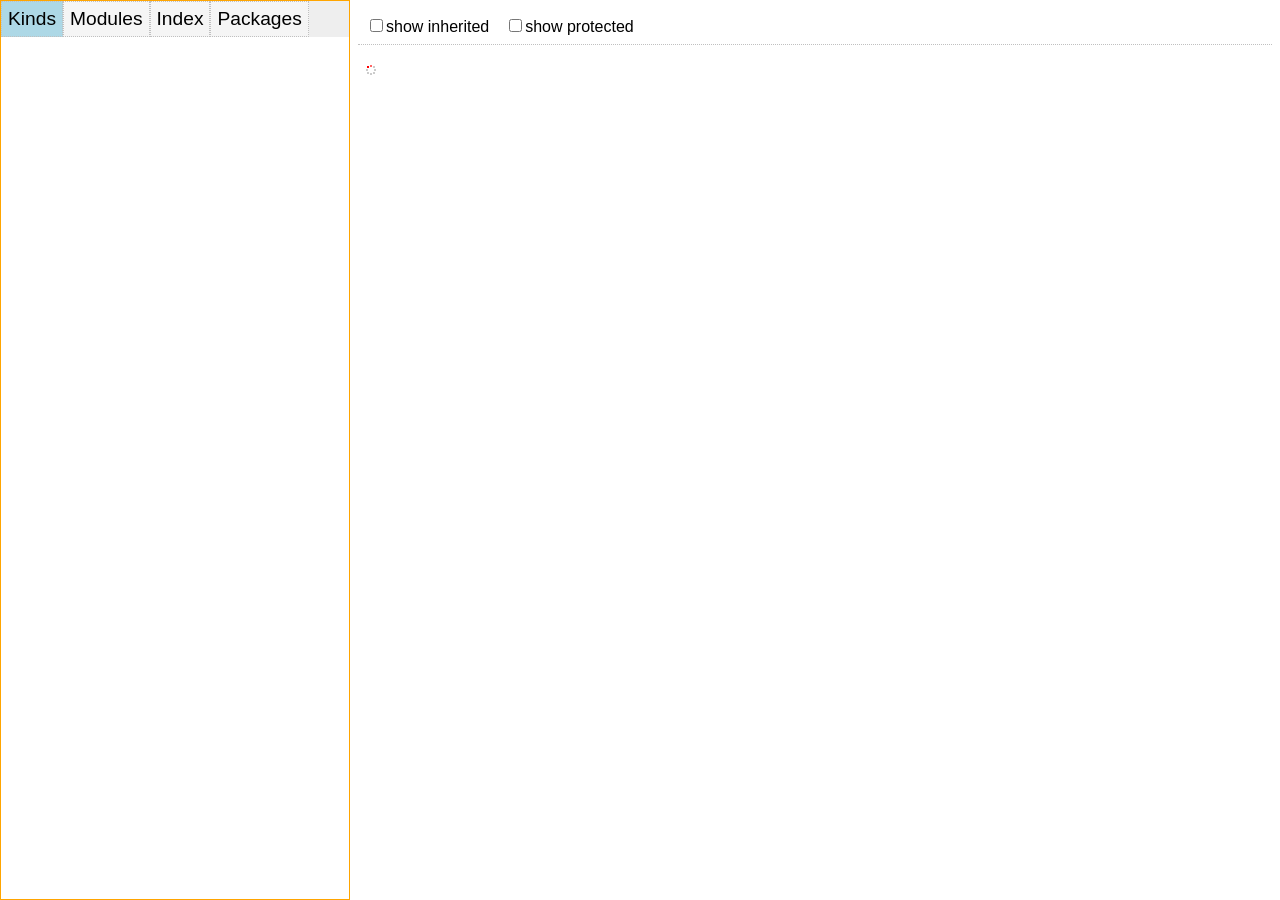
<file: api/index.html>
<!DOCTYPE html>
<html>
	<head>
		<meta http-equiv="X-UA-Compatible" content="IE=edge,chrome=1">
		<title>Enyo API Viewer</title>
		<link rel="shortcut icon" href="assets/favicon.ico">
		<!-- -->
		<meta http-equiv="Content-Type" content="text/html; charset=utf8">
		<meta name="apple-mobile-web-app-capable" content="yes">
		<meta name="viewport" content="width=device-width, initial-scale=1.0, maximum-scale=1.0, user-scalable=no">
		<!-- css -->
		<link href="build/enyo.css" rel="stylesheet">
		<link href="build/app.css" rel="stylesheet">
		<!-- js -->
		<script src="build/enyo.js"></script>
		<script src="build/app.js" onerror="alert('No application build found, redirecting to debug.html.'), location='debug.html';"></script>
	</head>
	<body class="enyo-unselectable">
		<script>
			new App().renderInto(document.body);
		</script>
	</body>
</html>
</file>
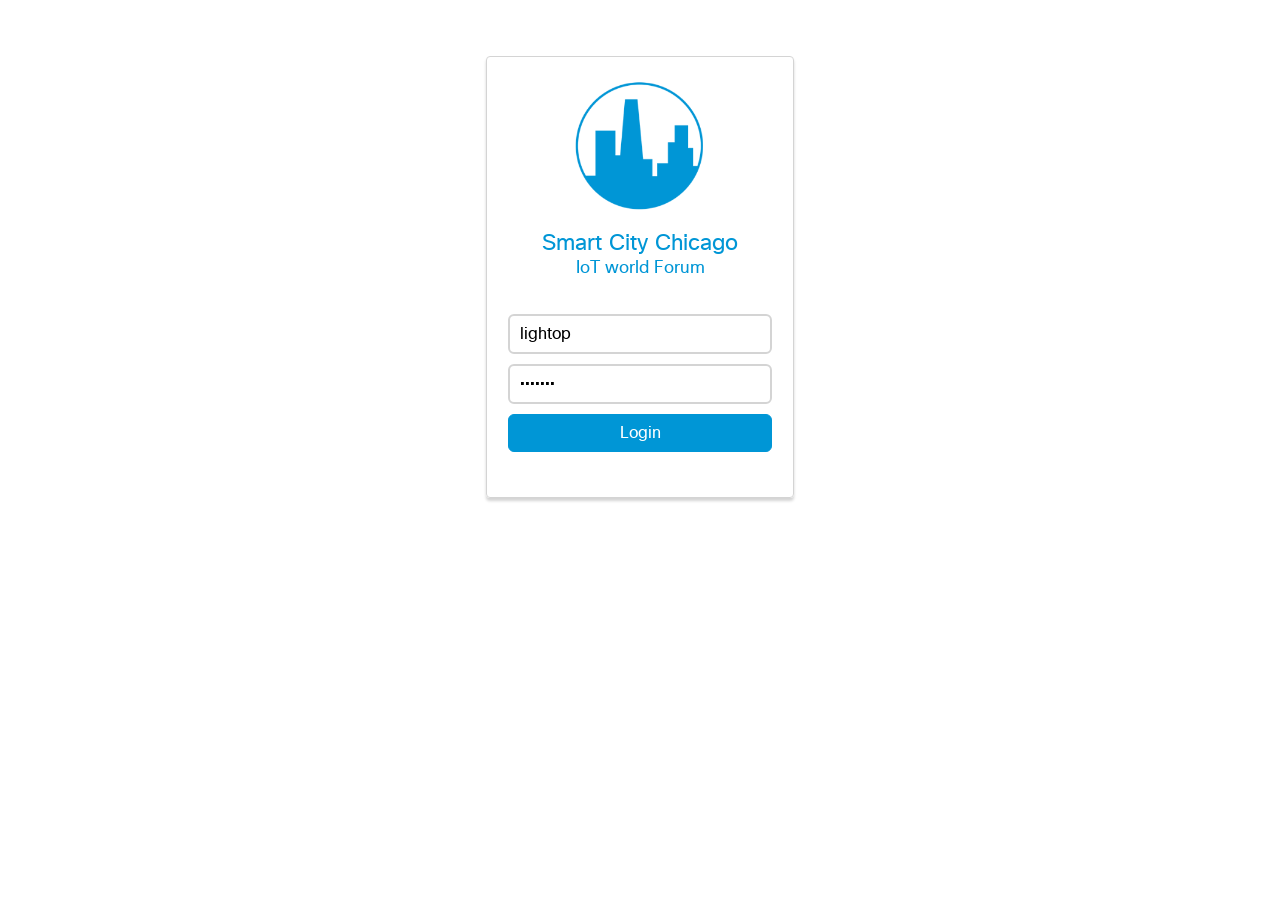
<file: debug.html>
<!DOCTYPE html>
<html>

<head>
    <meta http-equiv="X-UA-Compatible" content="IE=edge,chrome=1">
    <title>City Dashboard</title>
    <link rel="shortcut icon" type="image/png" href="assets/favicon.png" />
    <!-- -->
    <meta http-equiv="Content-Type" content="text/html; charset=utf8" />
    <meta name="apple-mobile-web-app-capable" content="yes" />
    <meta name="viewport" content="width=device-width, initial-scale=1.0, maximum-scale=1.0, user-scalable=no" />
    <!-- Less.js (for client-side rendering of less stylesheets; comment to use pre-compiled CSS) -->
    <script src="enyo/tools/less.js"></script>
    <!-- enyo (debug) -->
    <script src="enyo/enyo.js" charset="utf-8"></script>

    <!-- JS -->
    <script src="AppConfig.js" type="text/javascript" charset="utf-8"></script>

    <!-- application (debug) -->
    <script src="source/package.js" charset="utf-8"></script>
</head>

<body class="enyo-unselectable">
</body>

</html>
</file>
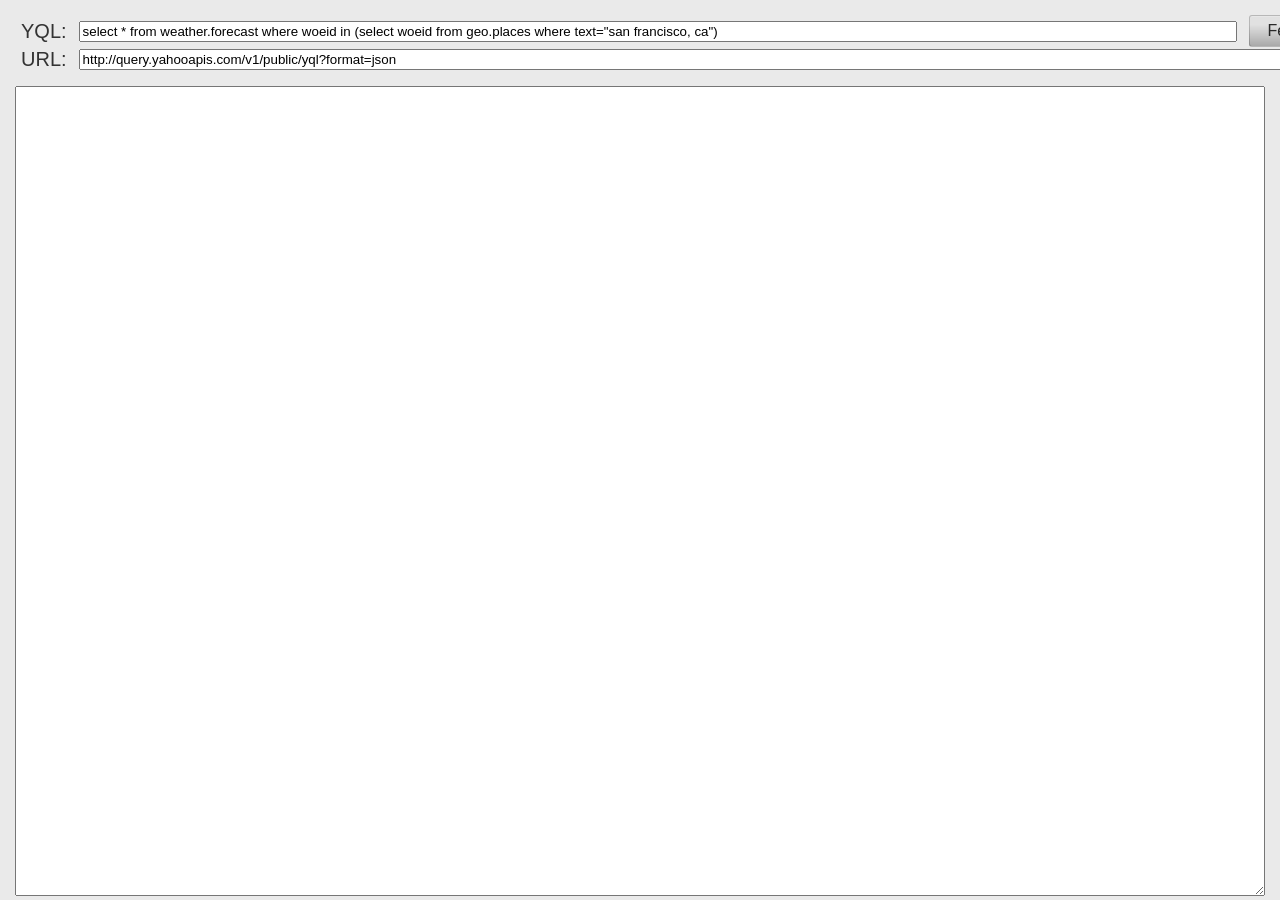
<file: enyo/samples/AjaxSample.html>
<!DOCTYPE html>
<html>
<head>
	<meta http-equiv="X-UA-Compatible" content="IE=edge,chrome=1"/>
	<meta http-equiv="Content-Type" content="text/html; charset=utf-8">
	<meta name="apple-mobile-web-app-capable" content="yes"/>
	<meta name="viewport" content="width=device-width, initial-scale=1.0, maximum-scale=1.0, user-scalable=no"/>
	<meta name="format-detection" content="telephone=no"/>
	<meta name="google" value="notranslate"/>
	<title>AJAX Sample</title>
	<!-- -->
	<script src="../../enyo/enyo.js" type="text/javascript"></script>
	<script src="../../lib/layout/package.js" type="text/javascript"></script>
	<script src="../../lib/onyx/package.js" type="text/javascript"></script>
	<!-- -->
	<link href="AjaxSample.css" rel="stylesheet">
	<script src="AjaxSample.js" type="text/javascript"></script>
	<!-- -->
</head>
<body class="onyx">
<script type="text/javascript">
	new enyo.sample.AjaxSample().renderInto(document.body);
</script>
</body>
</html>
</file>
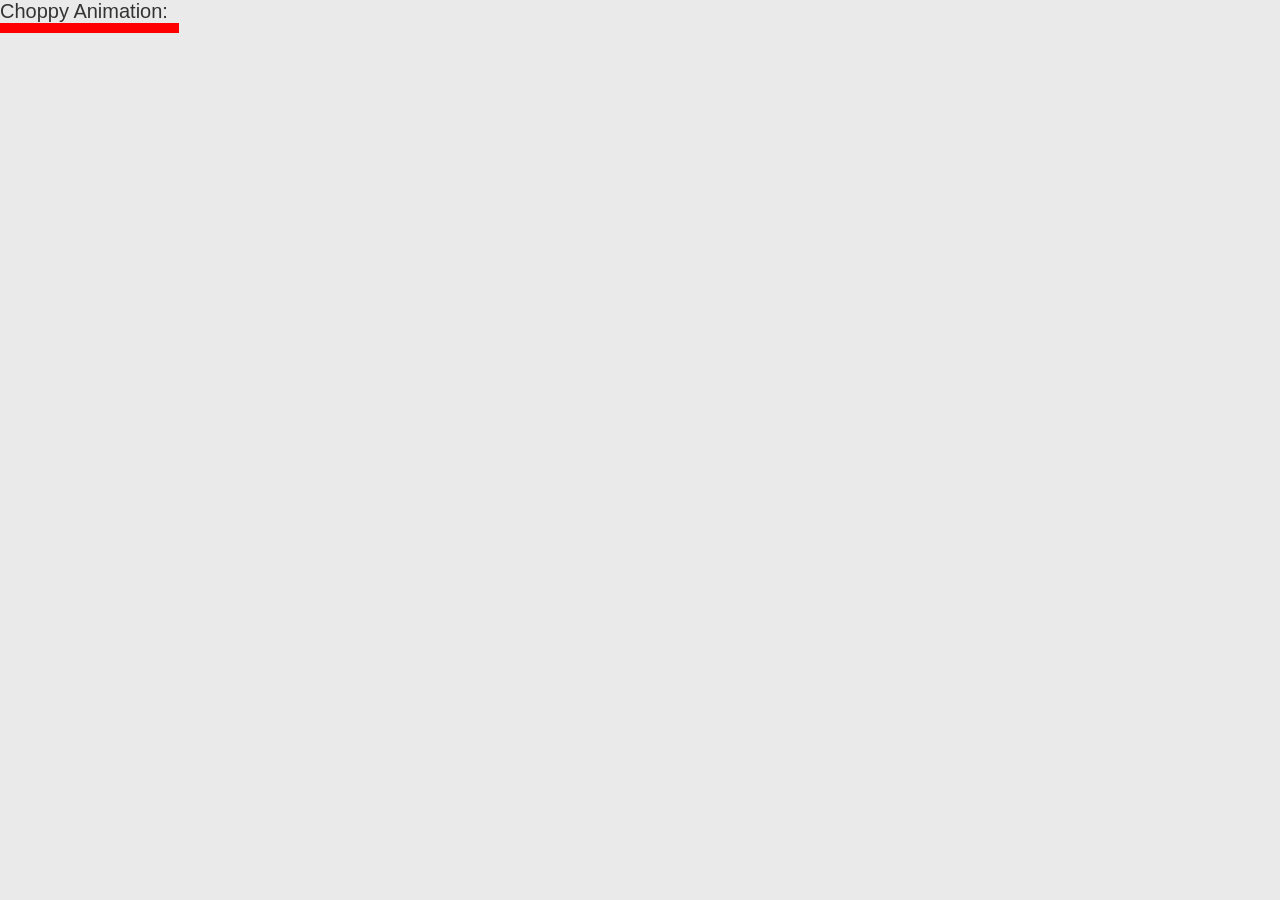
<file: enyo/samples/AnimatorSample.html>
<!DOCTYPE html>
<html>
<head>
	<title>Animator Sample</title>
	<!-- -->
	<meta name="viewport" content="width=device-width, initial-scale=1.0, maximum-scale=1.0, user-scalable=no">
	<!-- -->
	<script src="../../enyo/enyo.js" type="text/javascript"></script>
	<script src="../../lib/layout/package.js" type="text/javascript"></script>
	<script src="../../lib/onyx/package.js" type="text/javascript"></script>
	<!-- -->
	<script src="AnimatorSample.js" type="text/javascript"></script>
	<!-- -->
</head>
<body class="onyx">
<script type="text/javascript">
	new enyo.sample.AnimatorSample().renderInto(document.body);
</script>
</body>
</html>
</file>
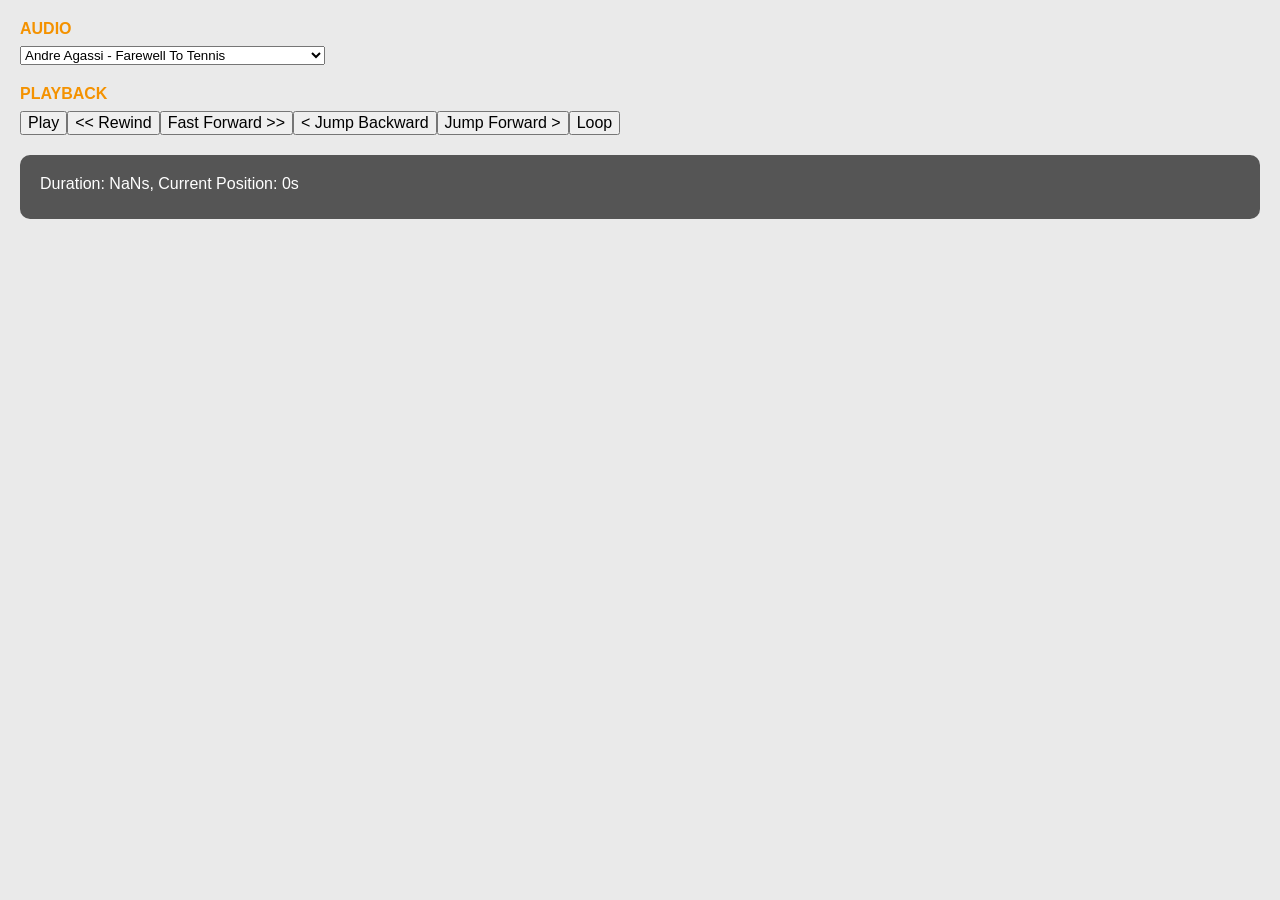
<file: enyo/samples/AudioSample.html>
<!DOCTYPE html>
<html>
<head>
	<meta http-equiv="X-UA-Compatible" content="IE=edge,chrome=1"/>
	<meta http-equiv="Content-Type" content="text/html; charset=utf-8">
	<meta name="apple-mobile-web-app-capable" content="yes"/>
	<meta name="viewport" content="width=device-width, initial-scale=1.0, maximum-scale=1.0, user-scalable=no"/>
	<meta name="format-detection" content="telephone=no"/>
	<meta name="google" value="notranslate"/>
	<title>Audio Sample</title>
	<!-- -->
	<script src="../../enyo/enyo.js" type="text/javascript"></script>
	<script src="../../lib/onyx/package.js" type="text/javascript"></script>
	<!-- -->
	<link href="AudioSample.css" rel="stylesheet">
	<script src="AudioSample.js" type="text/javascript"></script>
	<!-- -->
</head>
<body class="onyx">
<script type="text/javascript">
	new enyo.sample.AudioSample().renderInto(document.body);
</script>
</body>
</html>
</file>
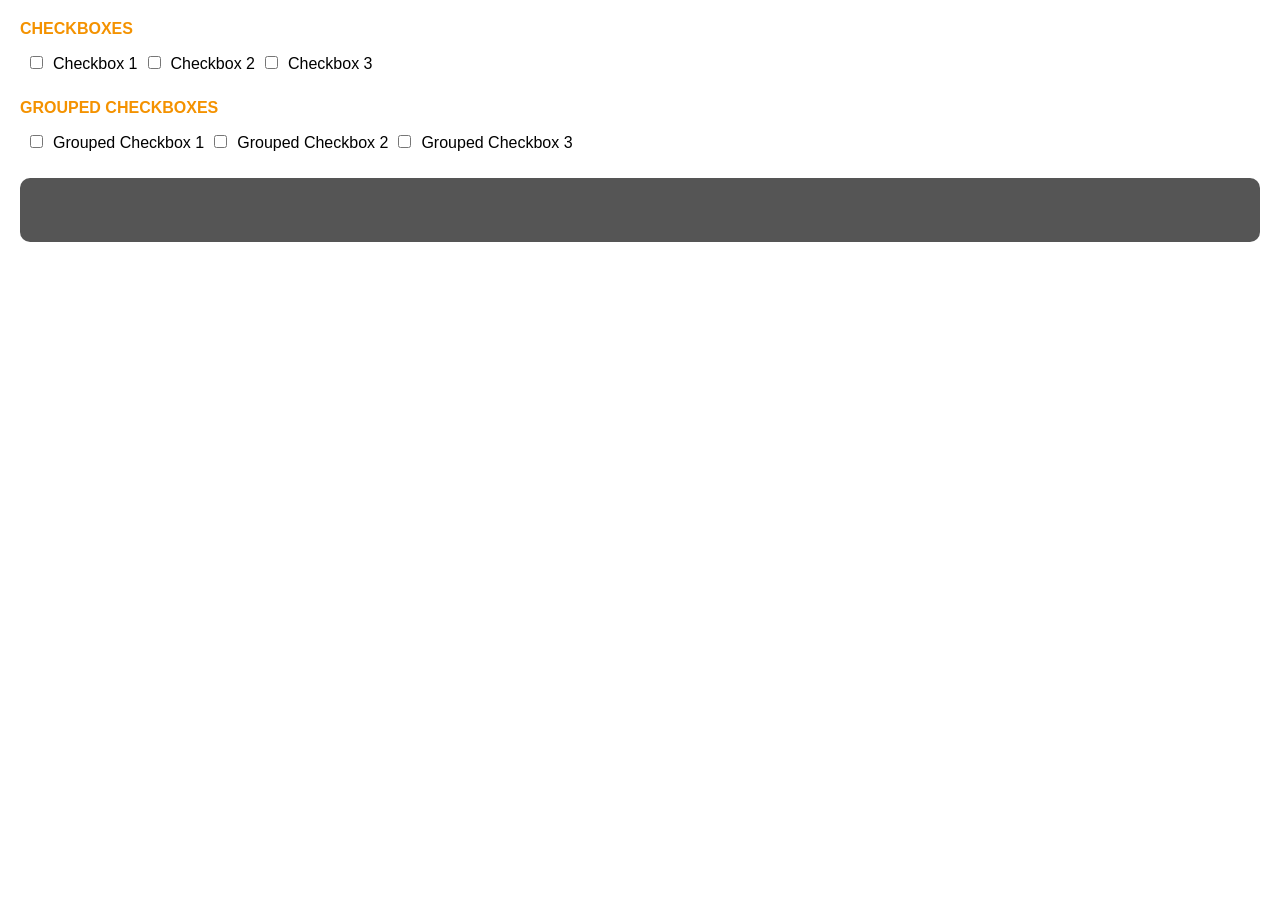
<file: enyo/samples/CheckboxSample.html>
<!DOCTYPE html>
<html>
<head>
	<meta http-equiv="X-UA-Compatible" content="IE=edge,chrome=1"/>
	<meta http-equiv="Content-Type" content="text/html; charset=utf-8">
	<meta name="apple-mobile-web-app-capable" content="yes"/>
	<meta name="viewport" content="width=device-width, initial-scale=1.0, maximum-scale=1.0, user-scalable=no"/>
	<meta name="format-detection" content="telephone=no"/>
	<meta name="google" value="notranslate"/>
	<title>Checkbox Sample</title>
	<!-- -->
	<script src="../../enyo/enyo.js" type="text/javascript"></script>
	<script src="../../lib/layout/package.js" type="text/javascript"></script>
	<!-- -->
	<link href="CheckboxSample.css" rel="stylesheet">
	<script src="CheckboxSample.js" type="text/javascript"></script>
	<!-- -->
</head>
<body>
<script type="text/javascript">
	new enyo.sample.CheckboxSample({classes: "enyo-unselectable"}).renderInto(document.body);
</script>
</body>
</html>
</file>
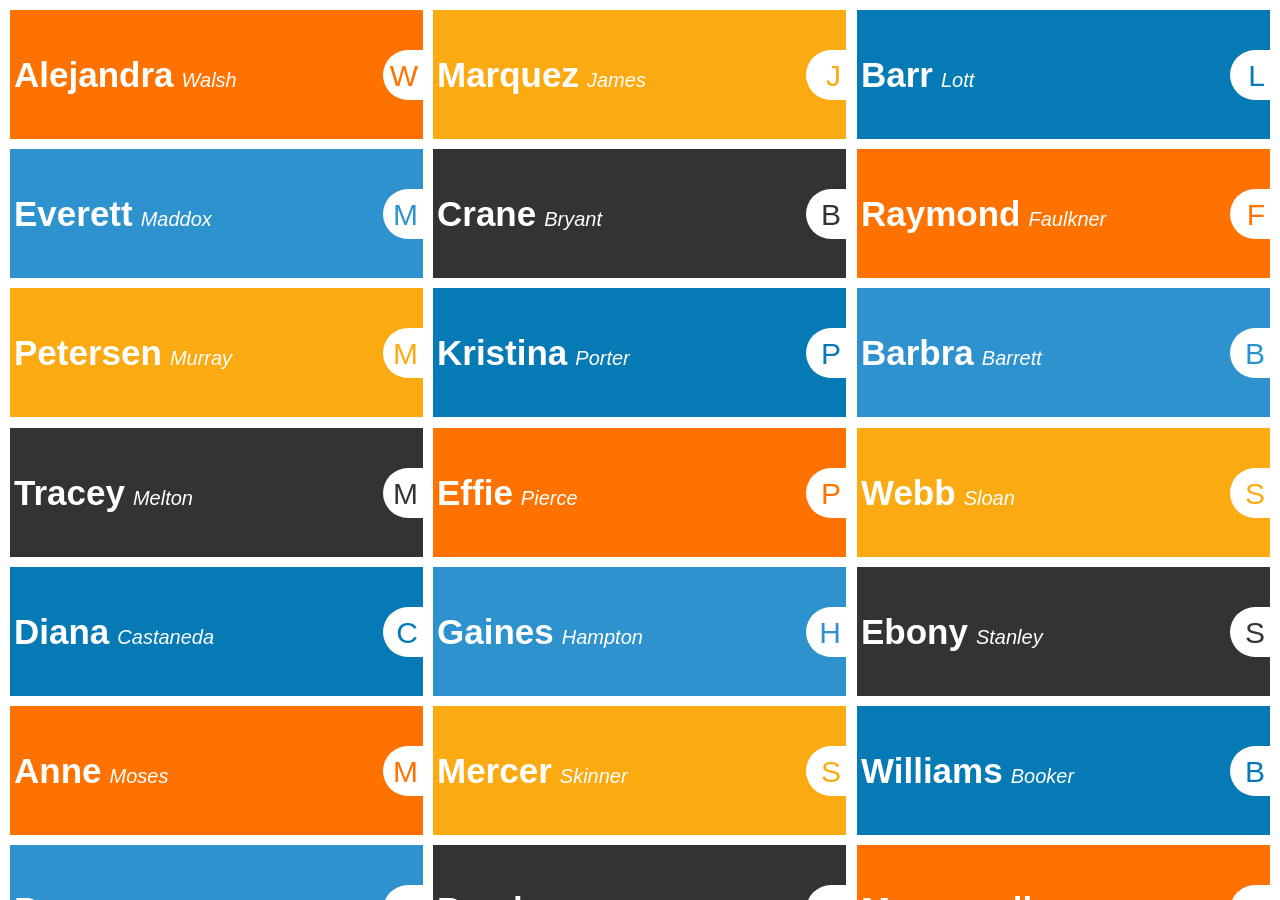
<file: enyo/samples/DataGridListSample.html>
<!DOCTYPE html>
<html>
<head>
	<meta http-equiv="X-UA-Compatible" content="IE=edge,chrome=1"/>
	<meta http-equiv="Content-Type" content="text/html; charset=utf-8">
	<meta name="apple-mobile-web-app-capable" content="yes"/>
	<meta name="viewport" content="width=device-width, initial-scale=1.0, maximum-scale=1.0, user-scalable=no"/>
	<meta name="format-detection" content="telephone=no"/>
	<meta name="google" value="notranslate"/>
	<title>DataGridList Sample</title>
	<!-- -->
	<script src="../../enyo/enyo.js" type="text/javascript"></script>
	<!-- -->
	<link href="DataGridListSample.css" rel="stylesheet">
	<script src="DataGridListSample.js" type="text/javascript"></script>
	<!-- -->
</head>
<body>
<script type="text/javascript">
	new enyo.sample.DataGridListSample({classes: "enyo-unselectable"}).renderInto(document.body);
</script>
</body>
</html>
</file>
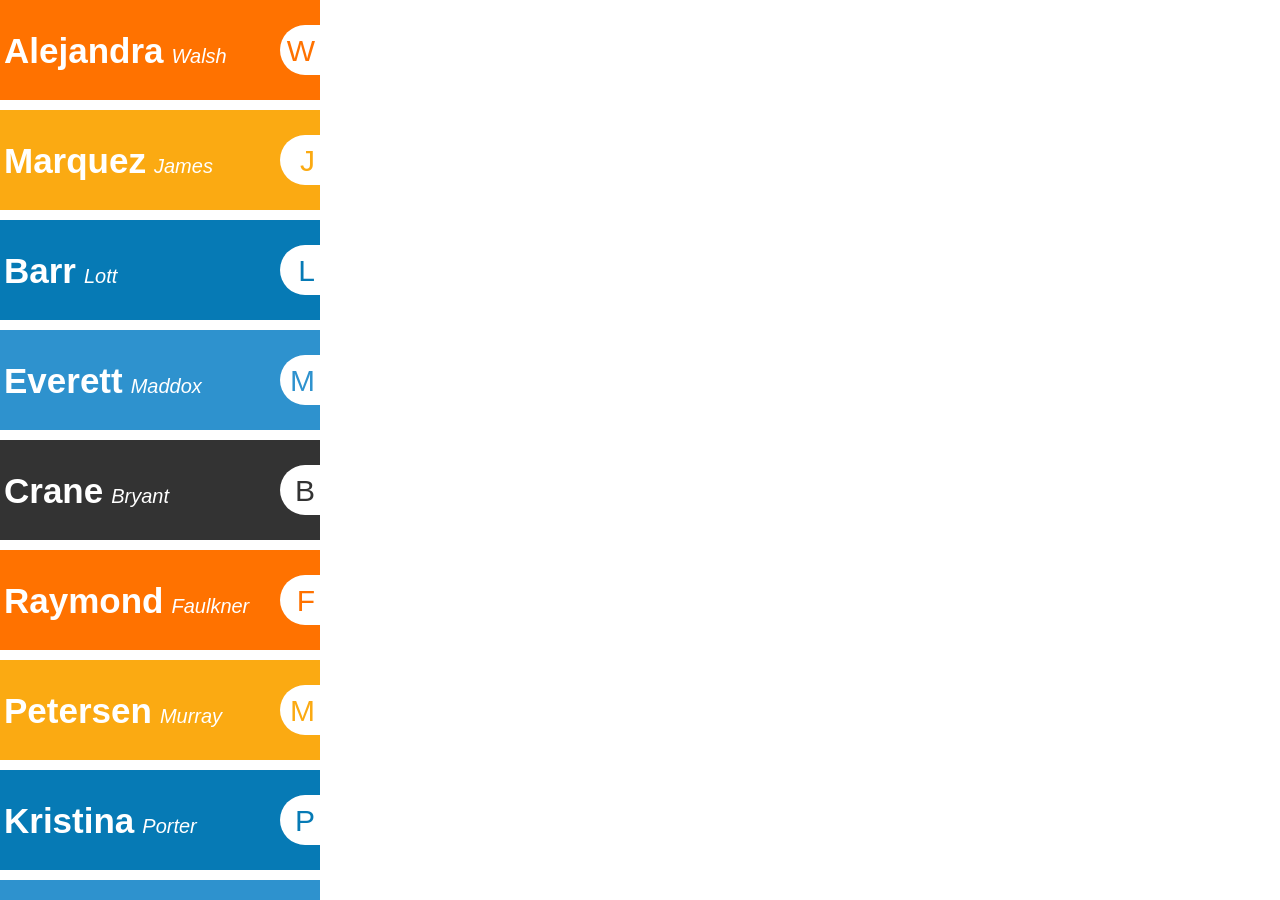
<file: enyo/samples/DataListSample.html>
<!DOCTYPE html>
<html>
<head>
	<meta http-equiv="X-UA-Compatible" content="IE=edge,chrome=1"/>
	<meta http-equiv="Content-Type" content="text/html; charset=utf-8">
	<meta name="apple-mobile-web-app-capable" content="yes"/>
	<meta name="viewport" content="width=device-width, initial-scale=1.0, maximum-scale=1.0, user-scalable=no"/>
	<meta name="format-detection" content="telephone=no"/>
	<meta name="google" value="notranslate"/>
	<title>DataList Sample</title>
	<!-- -->
	<script src="../../enyo/enyo.js" type="text/javascript"></script>
	<!-- -->
	<link href="DataListSample.css" rel="stylesheet">
	<script src="DataListSample.js" type="text/javascript"></script>
	<!-- -->
</head>
<body>
<script type="text/javascript">
	new enyo.sample.DataListSample({classes: "enyo-unselectable"}).renderInto(document.body);
</script>
</body>
</html>
</file>
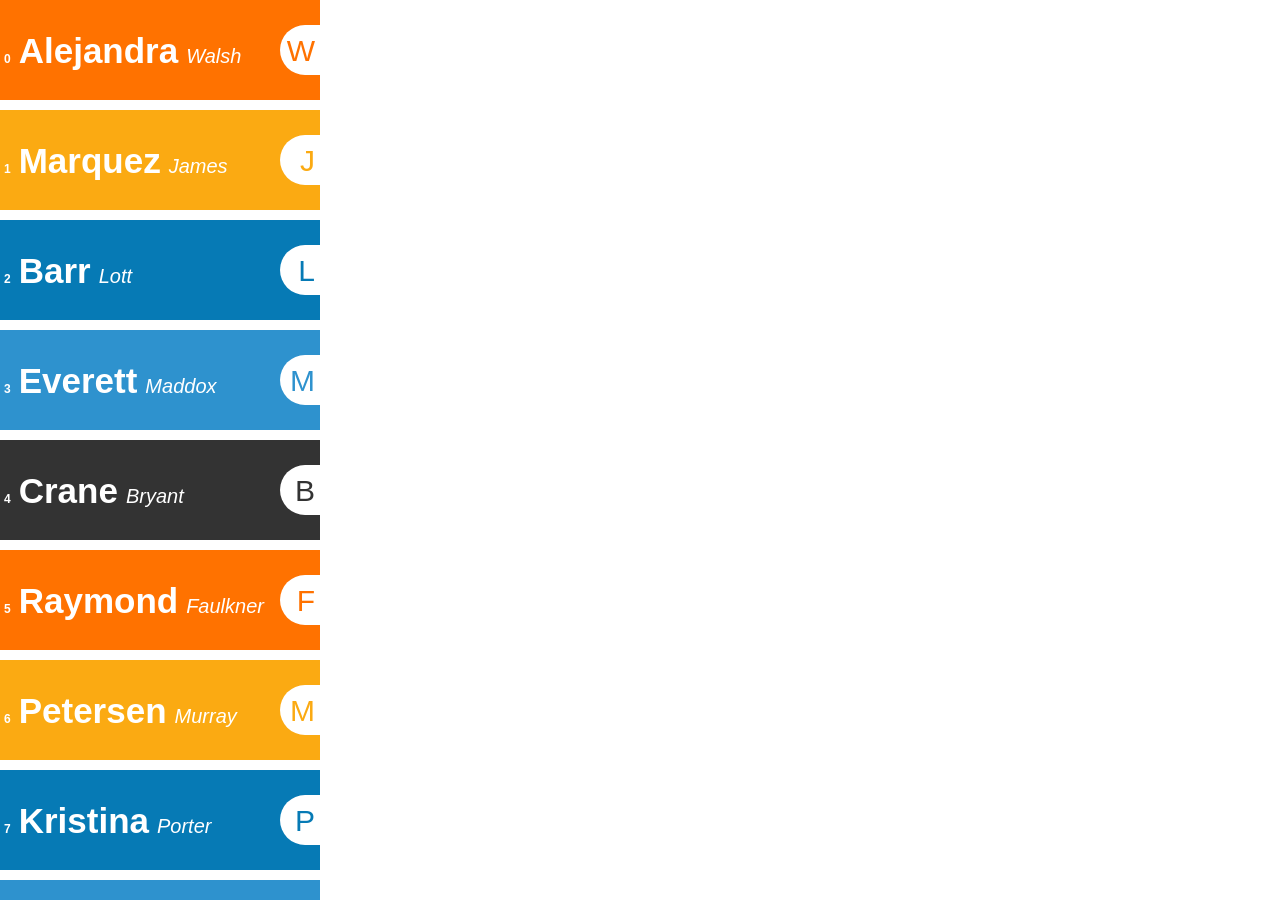
<file: enyo/samples/DataRepeaterSample.html>
<!DOCTYPE html>
<html>
<head>
	<meta http-equiv="X-UA-Compatible" content="IE=edge,chrome=1"/>
	<meta http-equiv="Content-Type" content="text/html; charset=utf-8">
	<meta name="apple-mobile-web-app-capable" content="yes"/>
	<meta name="viewport" content="width=device-width, initial-scale=1.0, maximum-scale=1.0, user-scalable=no"/>
	<meta name="format-detection" content="telephone=no"/>
	<meta name="google" value="notranslate"/>
	<title>DataRepeater Sample</title>
	<!-- -->
	<script src="../../enyo/enyo.js" type="text/javascript"></script>
	<!-- -->
	<link href="DataRepeaterSample.css" rel="stylesheet">
	<script src="DataRepeaterSample.js" type="text/javascript"></script>
	<!-- -->
</head>
<body>
<script type="text/javascript">
	new enyo.Scroller({
		classes: "enyo-unselectable",
		components: [ { kind: "enyo.sample.DataRepeaterSample" } ]
	}).renderInto(document.body);
</script>
</body>
</html>
</file>
<file: api/build/enyo.css>
/* ..\source\dom\dom.css */

/* things we always want */
body {
	font-family: 'Helvetica Neue', 'Nimbus Sans L', Arial, sans-serif;
}

/* allow hw-accelerated scrolling on platforms that support it */
body.webkitOverflowScrolling {
	-webkit-overflow-scrolling: touch;
}

/* for apps */
.enyo-document-fit {
	margin: 0;
	height: 100%;
	/* note: giving html overflow: auto is odd and was only ever done to avoid duplication
		however, android 4.04 sometimes does not hide nodes when their display is set to none
		if document is overflow auto.
	*/
	position: relative;
}

.enyo-body-fit {
	margin: 0;
	height: 100%;
	/* helps prevent ios page scroll */
	overflow: auto;
	position: relative;
}

.enyo-no-touch-action {
	-ms-touch-action: none;
}

/* reset */

button {
	font-size: inherit;
	font-family: inherit;
}
button::-moz-focus-inner {
    border: 0;
    padding: 0;
}

/* user selection */

.enyo-unselectable {
	cursor: default;
	-ms-user-select: none;
	-webkit-user-select: none;
	-moz-user-select: -moz-none;
	user-select: none;
}

.enyo-unselectable::selection, .enyo-unselectable ::selection {
	color: transparent;
}

.enyo-selectable {
	cursor: auto;
	-ms-user-select: element;
	-webkit-user-select: text;
	-moz-user-select: text;
	user-select: text;
}

.enyo-selectable::selection, .enyo-selectable ::selection {
	background: #3297FD;
	color: #FFF;
}

/* layout */

body .enyo-fit {
	position: absolute;
	left: 0;
	top: 0;
	right: 0;
	bottom: 0;
}

.enyo-clip {
	overflow: hidden;
}

.enyo-border-box {
	-webkit-box-sizing: border-box;
	-moz-box-sizing: border-box;
	box-sizing: border-box;
}

/* compositing */

.enyo-composite {
	-webkit-transform: translateZ(0);
	-moz-transform: translateZ(0);
	-ms-transform: translateZ(0);
	-o-transform: translateZ(0);
	transform: translateZ(0);
}

/* Fullscreen CSS */
:-webkit-full-screen {
	width: 100% !important;
	height: 100% !important;
}
:-moz-full-screen {
	width: 100% !important;
	height: 100% !important;
}
:-ms-full-screen {
	width: 100% !important;
	height: 100% !important;
}
:-o-full-screen {
	width: 100% !important;
	height: 100% !important;
}
:full-screen {
	width: 100% !important;
	height: 100% !important;
}
/* Fallback Fullscreen CSS */
body .enyo-fullscreen {
	position: absolute !important;
	left: 0 !important;
	top: 0 !important;
	right: 0 !important;
	bottom: 0 !important;
	width: 100% !important;
	height: 100% !important;
	box-sizing: border-box !important;
}


/* ..\source\touch\Thumb.css */

.enyo-thumb {
	position: absolute;
	-moz-box-sizing: border-box;
	box-sizing: border-box;
	border-radius: 4px;
	background: #333;
	border: 1px solid #666;
	opacity: 0.75;
	z-index: 1;
}

.enyo-vthumb {
	top: 0;
	right: 2px;
	width: 4px;
}

.enyo-hthumb {
	left: 0;
	bottom: 2px;
	height: 4px;
}


/* ..\source\touch\Scroller.css */

.enyo-scroller {
	position: relative;
}

.enyo-fit.enyo-scroller {
	position: absolute;
}

.enyo-touch-scroller {
	overflow: hidden;
}

.enyo-touch-strategy-container {
	overflow: hidden;
}

.enyo-scrollee-fit {
	height: 100%;
}

/* ..\source\ui\ui.css */

.enyo-inline, .enyo-tool-decorator {
	display: inline-block;
}

.enyo-children-inline > *, .enyo-tool-decorator > * {
	display: inline-block;
}

.enyo-children-middle > *, .enyo-tool-decorator > * {
	vertical-align: middle;
}

.enyo-positioned {
	position: relative;
}

.enyo-fill {
	position: relative;
	width: 100%;
	height: 100%;
}

.enyo-popup {
	position: absolute;
	z-index: 10;
}

/* ..\source\ui\data\data.css */

/* WARNING: This is a generated file for backward-compatibility.  Most      */
/* usrs should instead modify LESS files.  If you choose to edit this CSS   */
/* directly rather than LESS files, you should make sure less.xx.yy.min.js  */
/* is commented out in your debug.html, and run deploy.sh/bat using the     */
/* '-c' flag to disable LESS compilation.  This will force the loader and   */
/* minifier to fall back to using CSS files in place of the same-name       */
/* LESS file.                                                               */

.enyo-data-list {
  overflow: hidden;
  position: relative;
  height: 100%;
  width: 100%;
  -moz-box-sizing: border-box;
  -webkit-box-sizing: border-box;
  box-sizing: border-box;
}
.enyo-data-list .active {
  position: relative;
  overflow: hidden;
}
.enyo-data-list .buffer {
  height: 100%;
  overflow: hidden;
}
.enyo-data-list .page {
  position: absolute;
  width: 100%;
}
.enyo-data-list.debug .page1 {
  background: #99CCFF;
}
.enyo-data-list.debug .page2 {
  background: #CC99FF;
}
.enyo-data-list.horizontal .active {
  white-space: nowrap;
}
.enyo-data-list.horizontal .page > * {
  display: inline-block !important;
}
.enyo-data-grid-list .item {
  display: block;
  position: absolute !important;
  -webkit-box-sizing: border-box;
  -moz-box-sizing: border-box;
  box-sizing: border-box;
}
.enyo-data-grid-list.transitions .item {
  -webkit-transition: top 300ms ease-out, left 300ms ease-out;
  -moz-transition: top 300ms ease-out, left 300ms ease-out;
  -ms-transition: top 300ms ease-out, left 300ms ease-out;
  -o-transition: top 300ms ease-out, left 300ms ease-out;
  transition: top 300ms ease-out, left 300ms ease-out;
}
</file>
<file: api/build/app.css>
/* lib\layout\contextual\source\ContextualLayout.css */

/* ContextualLayout.css - popup positioning and border radius adjustments */

/*for popups above activator*/
.vertical.above {
  top: auto;
  margin-top:-10px;
  bottom: 100%;
  margin-bottom: 10px;
}
/*for popups below activator*/
.vertical.below {
  margin-top:10px;
}
/*for popups on the left of the activator*/
.right.horizontal {
  margin-left: -11px;
}
/*for popups on the right of the activator*/
.left.horizontal {
  margin-left: 10px;
}
/*corners*/
/*vertical top corners*/
/*for popups on the left of the activator*/
.vertical.right.corner {
  margin-left: 0px;
}
/*for popups on the right of the activator*/
.vertical.left.corner {
  margin-left: 0px;
}
.vertical.below.left.corner {
  border-top-right-radius: 0px;
}
.vertical.below.right.corner {
  border-top-left-radius: 0px;
}
/*vertical bottom corners*/
.left.above.corner {
  border-bottom-right-radius: 0px;
}
.right.above.corner {
  border-bottom-left-radius: 0px;
}
/*horizontal bottom corners*/
.left.low.corner {
  border-bottom-left-radius: 0px;
}
.right.low.corner {
  border-bottom-right-radius: 0px;
}
/*horizontal top corners*/
.left.high.corner {
  border-top-left-radius: 0px;
}
.right.high.corner {
  border-top-right-radius: 0px;
}

/* lib\layout\fittable\source\FittableLayout.css */

.enyo-fittable-rows-layout {
	position: relative;
}

.enyo-fittable-rows-layout > * {
	box-sizing: border-box;
	-webkit-box-sizing: border-box;
	-moz-box-sizing: border-box;
	/* float when not stretched */
	float: left;
	clear: both;
}

/* non-floating when stretched */
.enyo-fittable-rows-layout.enyo-stretch > * {
	float: none;
	clear: none;
}

/* setting to enforce margin collapsing */
/* NOTE: rows cannot have margin left/right */
.enyo-fittable-rows-layout.enyo-stretch.enyo-margin-expand > * {
	float: left;
	clear: both;
	width: 100%;
	/* note: harsh resets */
	margin-left: 0 !important;
	margin-right: 0 !important;
}

.enyo-fittable-columns-layout {
	position: relative;
	text-align: left;
	white-space: nowrap;
}

.enyo-locale-right-to-left .enyo-fittable-columns-layout {
	text-align: right;
}

.enyo-fittable-columns-layout.enyo-center,
.enyo-locale-right-to-left .enyo-fittable-columns-layout.enyo-center {
	text-align: center;
}

.enyo-fittable-columns-layout > * {
	box-sizing: border-box;
	-webkit-box-sizing: border-box;
	-moz-box-sizing: border-box;
	vertical-align: top;
	display: inline-block;
	white-space: normal;
}

.enyo-fittable-columns-layout > table {
	display: inline-table;
}

.enyo-fittable-columns-layout.enyo-tool-decorator > * {
	vertical-align: middle;
}

/* repair clobbered white-space setting for pre, code */
.enyo-fittable-columns-layout > pre, .enyo-fittable-columns-layout > code {
	white-space: pre;
}

.enyo-fittable-columns-layout > .enyo-fittable-columns-layout, .enyo-fittable-columns-layout > .onyx-toolbar-inline {
	white-space: nowrap;
}

/* NOTE: columns cannot have margin top/bottom */
.enyo-fittable-columns-layout.enyo-stretch > * {
	height: 100%;
	/* note: harsh resets */
	margin-top: 0 !important;
	margin-bottom: 0 !important;
}

.enyo-locale-right-to-left .enyo-fittable-columns-layout {
	direction: rtl;
	text-align: right;
}


/* lib\layout\list\source\List.css */

.enyo-list {
	position: relative;
}

.enyo-locale-right-to-left .enyo-list {
	direction: ltr;
}

.enyo-locale-right-to-left .enyo-list-page > * {
	direction: rtl;
}

.enyo-list-port {
	overflow: hidden;
	position: relative;
}

.enyo-list-holdingarea {
	position: absolute;
	left: 0;
	right: 0;
}

.enyo-list-port.horizontal {
	white-space: nowrap;
	width:  1000000px;
	height: 1000000px;
}

.enyo-list-port.vertical {
	height: 1000000px;
}

.enyo-list-page {
	position: absolute;
	left: 0;
}

.enyo-list-page.vertical {
	right: 0;
}

.enyo-list-holdingarea {
	top: -10000px;
}

.enyo-pinned-list-placeholder {
	border: 1px solid red;
	position: absolute;
	top: 0; left: 0;
	z-index: 1000;
	background: transparent;
	overflow: hidden;
}

.enyo-pinned-list-placeholder button {
	width: 100px; height: 100%;
	position: absolute;
	top: 0; right: 0;
}

.enyo-list-reorder-container {
	position: absolute;
	top: 0; left: 0;
	z-index: 1000;
	background: transparent;
	overflow: hidden;
}

.enyo-animatedTopAndLeft {
	-webkit-transition: top 0.1s linear, left 0.1s linear;
	-moz-transition: top 0.1s linear, left 0.1s linear;
	-o-transition: top 0.1s linear, left 0.1s linear;
	transition: top 0.1s linear, left 0.1s linear;
}

/* lib\layout\list\source\PulldownList.css */

.enyo-list-pulldown {
	position: absolute;
	bottom: 100%;
	left: 0;
	right: 0;
}

.enyo-puller {
	position: relative;
	height: 50px;
	font-size: 22px;
	color: #444;
	padding: 20px 0 0px 34px;
}

.enyo-puller-text {
	position: absolute;
	left: 80px;
	top: 22px;
}

.enyo-puller-arrow {
	position: relative;
	background: #444;
	width: 7px;
	height: 28px;
	transition: transform 0.3s;
	-webkit-transition: -webkit-transform 0.3s;
	-moz-transition: -moz-transform 0.3s;
	-o-transition: -o-transform 0.3s;
	-ms-transition: -ms-transform 0.3s;
}

.enyo-puller-arrow:after {
	content: " ";
	height: 0;
	width: 0;
	position: absolute;
	border: 10px solid transparent;
	border-bottom-color: #444;
	bottom: 100%;
	left: 50%;
	margin-left: -10px;
}

.enyo-puller-arrow-up {
	transform: rotate(0deg);
	-webkit-transform: rotate(0deg);
	-moz-transform: rotate(0deg);
	-o-transform: rotate(0deg);
	-ms-transform: rotate(0deg);
}

.enyo-puller-arrow-down {
	transform: rotate(180deg);
	-webkit-transform: rotate(180deg);
	-moz-transform: rotate(180deg);
	-o-transform: rotate(180deg);
	-ms-transform: rotate(180deg);
}

/* lib\layout\list\source\GridList.css */

/*
	Put anything you reference with "url()" in ../assets/
	This way, you can minify your application, and just remove the "source" folder for production
*/
.enyo-gridlist {
	height: 100%;
	/*activate the GPU for compositing each page */
  	-webkit-transform: translate3d(0, 0, 0);
  	z-index: 1;
}
.enyo-gridlist-row {
	display: inline-block;
	background-color: #000;
	width: auto;
	height: auto;
	overflow: hidden;
	vertical-align: top;
	border: 0;
	padding: 0;
	margin: 0 auto;
  	/* TODO: Investigate if these properties cause scrolling performance issues */
  	/*
  	-webkit-border-radius: 5px;
	border-radius: 5px;
	box-shadow: 0 2px 3px rgba(0, 0, 0, 0.5);
	-moz-box-shadow: 0 2px 3px rgba(0,0,0,0.5);
	-ms-box-shadow: 0 2px 3px rgba(0,0,0,0.5);
	-webkit-box-shadow: 0 2px 3px rgba(0, 0, 0, 0.5);
	*/
}
.enyo-gridlist-dummy {
	display:inline-block;
	width:auto;
	height:auto;
	z-index: -1;
}

/* lib\layout\list\source\GridListImageItem.css */

/*
	Put anything you reference with "url()" in ../assets/
	This way, you can minify your application, and just remove the "source" folder for production
*/
.enyo-gridlist-imageitem {
	width: 100%;
	height: 100%;
	color: #fff;
}
.enyo-gridlist-imageitem img {
	display: block;
	width: 100%;
}
.enyo-gridlist-imageitem .caption, .enyo-gridlist-imageitem .sub-caption {
	text-align: center;
	font-size: 10pt;
	z-index: 10;
	padding-top: 10px;
	width: 100%;
	white-space: nowrap;
	text-overflow: ellipsis;
	overflow: hidden;
	color: #fff;
}
.enyo-gridlist-imageitem.disabled {
	opacity: 0.4;
	filter: alpha(opacity=40);
}


/* lib\layout\panels\source\arrangers\Arranger.css */

.enyo-arranger {
	position: relative;
	overflow: hidden;
}

.enyo-arranger.enyo-fit {
	position: absolute;
}

.enyo-arranger > * {
	position: absolute;
	left: 0;
	top: 0;
	-webkit-box-sizing: border-box;
	-moz-box-sizing: border-box;
	box-sizing: border-box;
}

.enyo-arranger-fit > * {
	/* override any width/height set on panels */
	width: 100% !important;
	height: 100% !important;
	min-width: 0 !important;
	min-height: 0 !important;
}


/* lib\layout\panels\source\Panels.css */

.enyo-panels {
}

.enyo-panels-fit-narrow {
}

@media all and (max-width: 800px) {
	.enyo-panels-fit-narrow > * {
		min-width: 100%;
		max-width: 100%;
	}
}

/* lib\layout\tree\source\Node.css */

.enyo-node {
	cursor: default;
	padding: 4px;
}

.enyo-node img {
	vertical-align: middle;
	padding-right: 6px;
}

.enyo-node-box {
	overflow: hidden;
}

.enyo-node-client {
	position: relative;
}

.enyo-animate .enyo-node-box, .enyo-animate .enyo-node-client {
	-ms-transition-property: height, top;
	-ms-transition-duration: 0.2s, 0.2s;
	-moz-transition-property: height, top;
	-moz-transition-duration: 0.2s, 0.2s;
	-o-transition-property: height, top;
	-o-transition-duration: 0.2s, 0.2s;
	-webkit-transition-property: height, top;
	-webkit-transition-duration: 0.2s, 0.2s;
	transition-property: height, top;
	transition-duration: 0.2s, 0.2s;
}


/* lib\layout\imageview\source\ImageViewPin.css */


.pinDebug {
	background:yellow;
	border:1px solid yellow;
}

/* source\foss\syntaxhighlighter_3.0.83_fork\sh-min.css */


/* styles/shCoreEclipse.css */

/**
 * SyntaxHighlighter
 * http://alexgorbatchev.com/SyntaxHighlighter
 *
 * SyntaxHighlighter is donationware. If you are using it, please donate.
 * http://alexgorbatchev.com/SyntaxHighlighter/donate.html
 *
 * @version
 * 3.0.83 (July 02 2010)
 * 
 * @copyright
 * Copyright (C) 2004-2010 Alex Gorbatchev.
 *
 * @license
 * Dual licensed under the MIT and GPL licenses.
 */
.syntaxhighlighter a,
.syntaxhighlighter div,
.syntaxhighlighter code,
.syntaxhighlighter table,
.syntaxhighlighter table td,
.syntaxhighlighter table tr,
.syntaxhighlighter table tbody,
.syntaxhighlighter table thead,
.syntaxhighlighter table caption,
.syntaxhighlighter textarea {
  -moz-border-radius: 0 0 0 0 !important;
  -webkit-border-radius: 0 0 0 0 !important;
  background: none !important;
  border: 0 !important;
  bottom: auto !important;
  float: none !important;
  height: auto !important;
  left: auto !important;
  line-height: 1.1em !important;
  margin: 0 !important;
  outline: 0 !important;
  overflow: visible !important;
  padding: 0 !important;
  position: static !important;
  right: auto !important;
  text-align: left !important;
  top: auto !important;
  vertical-align: baseline !important;
  width: auto !important;
  box-sizing: content-box !important;
  font-family: "Consolas", "Bitstream Vera Sans Mono", "Courier New", Courier, monospace !important;
  font-weight: normal !important;
  font-style: normal !important;
  font-size: 1em !important;
  min-height: inherit !important;
  min-height: auto !important;
}

.syntaxhighlighter {
  width: 100% !important;
  margin: 1em 0 1em 0 !important;
  position: relative !important;
  overflow: auto !important;
  font-size: 1em !important;
}
.syntaxhighlighter.source {
  overflow: hidden !important;
}
.syntaxhighlighter .bold {
  font-weight: bold !important;
}
.syntaxhighlighter .italic {
  font-style: italic !important;
}
.syntaxhighlighter .line {
  white-space: pre !important;
}
.syntaxhighlighter table {
  width: 100% !important;
}
.syntaxhighlighter table caption {
  text-align: left !important;
  padding: .5em 0 0.5em 1em !important;
}
.syntaxhighlighter table td.code {
  width: 100% !important;
}
.syntaxhighlighter table td.code .container {
  position: relative !important;
}
.syntaxhighlighter table td.code .container textarea {
  box-sizing: border-box !important;
  position: absolute !important;
  left: 0 !important;
  top: 0 !important;
  width: 100% !important;
  height: 100% !important;
  border: none !important;
  background: white !important;
  padding-left: 1em !important;
  overflow: hidden !important;
  white-space: pre !important;
}
.syntaxhighlighter table td.gutter .line {
  text-align: right !important;
  padding: 0 0.5em 0 1em !important;
}
.syntaxhighlighter table td.code .line {
  padding: 0 1em !important;
}
.syntaxhighlighter.nogutter td.code .container textarea, .syntaxhighlighter.nogutter td.code .line {
  padding-left: 0em !important;
}
.syntaxhighlighter.show {
  display: block !important;
}
.syntaxhighlighter.collapsed table {
  display: none !important;
}
.syntaxhighlighter.collapsed .toolbar {
  padding: 0.1em 0.8em 0em 0.8em !important;
  font-size: 1em !important;
  position: static !important;
  width: auto !important;
  height: auto !important;
}
.syntaxhighlighter.collapsed .toolbar span {
  display: inline !important;
  margin-right: 1em !important;
}
.syntaxhighlighter.collapsed .toolbar span a {
  padding: 0 !important;
  display: none !important;
}
.syntaxhighlighter.collapsed .toolbar span a.expandSource {
  display: inline !important;
}
.syntaxhighlighter .toolbar {
  position: absolute !important;
  right: 1px !important;
  top: 1px !important;
  width: 11px !important;
  height: 11px !important;
  font-size: 10px !important;
  z-index: 10 !important;
}
.syntaxhighlighter .toolbar span.title {
  display: inline !important;
}
.syntaxhighlighter .toolbar a {
  display: block !important;
  text-align: center !important;
  text-decoration: none !important;
  padding-top: 1px !important;
}
.syntaxhighlighter .toolbar a.expandSource {
  display: none !important;
}
.syntaxhighlighter.ie {
  font-size: .9em !important;
  padding: 1px 0 1px 0 !important;
}
.syntaxhighlighter.ie .toolbar {
  line-height: 8px !important;
}
.syntaxhighlighter.ie .toolbar a {
  padding-top: 0px !important;
}
.syntaxhighlighter.printing .line.alt1 .content,
.syntaxhighlighter.printing .line.alt2 .content,
.syntaxhighlighter.printing .line.highlighted .number,
.syntaxhighlighter.printing .line.highlighted.alt1 .content,
.syntaxhighlighter.printing .line.highlighted.alt2 .content {
  background: none !important;
}
.syntaxhighlighter.printing .line .number {
  color: #bbbbbb !important;
}
.syntaxhighlighter.printing .line .content {
  color: black !important;
}
.syntaxhighlighter.printing .toolbar {
  display: none !important;
}
.syntaxhighlighter.printing a {
  text-decoration: none !important;
}
.syntaxhighlighter.printing .plain, .syntaxhighlighter.printing .plain a {
  color: black !important;
}
.syntaxhighlighter.printing .comments, .syntaxhighlighter.printing .comments a {
  color: #008200 !important;
}
.syntaxhighlighter.printing .string, .syntaxhighlighter.printing .string a {
  color: blue !important;
}
.syntaxhighlighter.printing .keyword {
  color: #006699 !important;
  font-weight: bold !important;
}
.syntaxhighlighter.printing .preprocessor {
  color: gray !important;
}
.syntaxhighlighter.printing .variable {
  color: #aa7700 !important;
}
.syntaxhighlighter.printing .value {
  color: #009900 !important;
}
.syntaxhighlighter.printing .functions {
  color: #ff1493 !important;
}
.syntaxhighlighter.printing .constants {
  color: #0066cc !important;
}
.syntaxhighlighter.printing .script {
  font-weight: bold !important;
}
.syntaxhighlighter.printing .color1, .syntaxhighlighter.printing .color1 a {
  color: gray !important;
}
.syntaxhighlighter.printing .color2, .syntaxhighlighter.printing .color2 a {
  color: #ff1493 !important;
}
.syntaxhighlighter.printing .color3, .syntaxhighlighter.printing .color3 a {
  color: red !important;
}
.syntaxhighlighter.printing .break, .syntaxhighlighter.printing .break a {
  color: black !important;
}

.syntaxhighlighter {
  background-color: white !important;
}
.syntaxhighlighter .line.alt1 {
  background-color: white !important;
}
.syntaxhighlighter .line.alt2 {
  background-color: white !important;
}
.syntaxhighlighter .line.highlighted.alt1, .syntaxhighlighter .line.highlighted.alt2 {
  background-color: #c3defe !important;
}
.syntaxhighlighter .line.highlighted.number {
  color: white !important;
}
.syntaxhighlighter table caption {
  color: black !important;
}
.syntaxhighlighter .gutter {
  color: #787878 !important;
}
.syntaxhighlighter .gutter .line {
  border-right: 3px solid #d4d0c8 !important;
}
.syntaxhighlighter .gutter .line.highlighted {
  background-color: #d4d0c8 !important;
  color: white !important;
}
.syntaxhighlighter.printing .line .content {
  border: none !important;
}
.syntaxhighlighter.collapsed {
  overflow: visible !important;
}
.syntaxhighlighter.collapsed .toolbar {
  color: #3f5fbf !important;
  background: white !important;
  border: 1px solid #d4d0c8 !important;
}
.syntaxhighlighter.collapsed .toolbar a {
  color: #3f5fbf !important;
}
.syntaxhighlighter.collapsed .toolbar a:hover {
  color: #aa7700 !important;
}
.syntaxhighlighter .toolbar {
  color: #a0a0a0 !important;
  background: #d4d0c8 !important;
  border: none !important;
}
.syntaxhighlighter .toolbar a {
  color: #a0a0a0 !important;
}
.syntaxhighlighter .toolbar a:hover {
  color: red !important;
}
.syntaxhighlighter .plain, .syntaxhighlighter .plain a {
  color: black !important;
}
.syntaxhighlighter .comments, .syntaxhighlighter .comments a {
  color: #3f5fbf !important;
}
.syntaxhighlighter .string, .syntaxhighlighter .string a {
  color: #2a00ff !important;
}
.syntaxhighlighter .keyword {
  color: #7f0055 !important;
}
.syntaxhighlighter .preprocessor {
  color: #646464 !important;
}
.syntaxhighlighter .variable {
  color: #aa7700 !important;
}
.syntaxhighlighter .value {
  color: #009900 !important;
}
.syntaxhighlighter .functions {
  color: #ff1493 !important;
}
.syntaxhighlighter .constants {
  color: #0066cc !important;
}
.syntaxhighlighter .script {
  font-weight: bold !important;
  color: #7f0055 !important;
  background-color: none !important;
}
.syntaxhighlighter .color1, .syntaxhighlighter .color1 a {
  color: gray !important;
}
.syntaxhighlighter .color2, .syntaxhighlighter .color2 a {
  color: #ff1493 !important;
}
.syntaxhighlighter .color3, .syntaxhighlighter .color3 a {
  color: red !important;
}

.syntaxhighlighter .keyword {
  font-weight: bold !important;
}
.syntaxhighlighter .xml .keyword {
  color: #3f7f7f !important;
  font-weight: normal !important;
}
.syntaxhighlighter .xml .color1, .syntaxhighlighter .xml .color1 a {
  color: #7f007f !important;
}
.syntaxhighlighter .xml .string {
  font-style: italic !important;
  color: #2a00ff !important;
}


/* patch.css */

.syntaxhighlighter {
  overflow: visible !important;
}



/* source\App.css */

.tab {
	background: whitesmoke;
	border: 1px dotted silver;
	padding: 6px;
	margin: 0;
}

.tab.active {
	background: lightblue;
}

.input-decorator {
	padding: 6px 8px 10px 8px;
	border-radius: 3px;
	border: 1px solid;
	border-color: rgba(0,0,0,0.1);
	margin: 0;
}

.input-decorator > input {
	/* reset */
	margin: 0;
	padding: 0;
	border: none;
	outline: none;
	cursor: pointer;
	background-color: transparent;
	font-size: 120%;
	box-shadow: none;
	/* FIXME: hack for styling reset on Android */
	/* -webkit-appearance: caret;*/
}

.packages-editor {
	background: lightgrey;
	padding: 20px;
	border-radius: 8px;
	box-shadow: 0 6px 10px rgba(0, 0, 0, 0.2);
}

#app_left {
	width: 350px;
	border: 1px solid orange;
}

#app_left_tabs {
	background: #eee;
	font-size: 120%;
}

#app_kinds {
	padding: 8px;
	font-size: 140%;
}

#app_index {
	padding: 8px;
	font-size: 120%;
}

#app_modules {
	padding: 8px;
	font-size: 140%;
}

#app_packages {
	padding: 8px;
	font-size: 140%;
}

#app_doc {
	padding: 8px 8px;
}

#app_scope {
	padding: 8px;
	border-bottom: 1px dotted silver;
}

#app_header {
	padding: 8px;
}

#app_tocFrame {
	white-space: nowrap;
}

#app_toc {
}

#app_bodyFrame {
}

#app_body {
	padding: 8px;
}

/* source\presentation.css */

blockquote {
	margin-top: 0;
	margin-bottom: 0;
}

blockquote hr {
	border: 0;
}

hr {
	border-style: dotted;
	border-bottom-style: none;
	border-color: #ccc;
}

a {
	text-decoration: none;
	border-bottom: 1px dotted lightblue;
	color: #3B5982;
	line-height: 1.3em;
}

a:hover {
	text-decoration: none;
	text-shadow: 0 0 2px orange;
	-webkit-transition: text-shadow 0.5s;
	-moz-transition: text-shadow 0.5s;
	-o-transition: text-shadow 0.5s;
	-ms-transition: text-shadow 0.5s;
}

/*
a {
	text-decoration: none;
	background-color: #ddd;
	padding: 3px 8px;
	border-radius: 12px;
	line-height: 2em;
	color: #333;
}

a:hover {
	background-color: lightblue;
	-webkit-transition: background-color 0.5s;
}
*/

comment {
	/*border-left: 2px dotted silver;*/
	background: whitesmoke;
	display: block;
	padding: 4px 0 4px 12px;
	margin: 16px 0 4px;
	/*
	font-size: small;
	padding: 8px;
	font-style: italic;
	color: green;
	padding: 16px 0 8px;
	*/
}

label {
	font-weight: bold;
	color: #D38628;
}

public {
	color: Orange;
	padding-right: 6px;
	display: none;
}

protected {
	color: Red;
	padding-right: 6px;
}

published {
	color: green;
	padding-right: 6px;
}

kind {
	font-size: 130%;
	font-weight: bold;
	display: block;
}

package {
	color: black; 
	background-color: #B0E0E6; 
	font-size: 90%; 
	padding: 3pt;
	float: right;
}

moduleName {
	font-size: 130%;
	font-weight: bold;
	display: block;
}

superkind {
	color: #555;
	display: block;
}

prototype {
	font-style: italic;
	/*
	font-size: small;
	color: blue;
	*/
	color: #888;
}

module {
	text-decoration: underline;
	color: #C39;
	cursor: pointer;
}

topic {
	/*
	font-weight: bold;
	text-decoration: underline;
	color: #46E;
	cursor: pointer;
	*/
}

column {
	display: inline-block;
	font-size: small;
	padding: 16px;
	/*border-right: 1px dotted silver;*/
	vertical-align: top;
}

divider {
	display: block;
	color: #0D0D0D;
	font-size: 120%;
	font-weight: bold;
	margin-left: -1px;
	margin-top: 1em;
	margin-bottom: 5px;
	/*border-bottom: 1px dotted silver;*/
}

code {
	background-color: white;
	padding: 2px;
}

arguments {
	color: purple;
}
</file>
<file: enyo/samples/AjaxSample.css>
.ajax-sample {
	padding: 15px;
}

.ajax-sample-source {
	padding:15px;
	font-family: monospace;
	font-size: 12px;
	white-space: pre-wrap;
	box-sizing: border-box;
	width:100%;
	height:100%;
	margin-top:15px;
}
</file>
<file: enyo/samples/AudioSample.css>
.audio-sample {
	padding: 0 20px;
	font-family: Segoe UI, Prelude Medium, Helvetica, Verdana, sans-serif;
	font-size: 16px;
}
.popup {
	padding: 10px;
	border-radius: 5px;
	background-color: #226B9A;
	color: #FFF;
	font-size: 24px;
	font-weight: bold;
}
.audio-sample .section {
	padding-top: 20px;
	display: block;
	color: #F49200;
	text-transform: uppercase;
	font-weight: bold;
	margin-bottom: 8px;
}
.audio-sample .results {
	margin: 20px 0;
	padding: 20px;
	min-height: 24px;
	border-radius: 10px;
	color: #FFF;
	background-color: #555;
}
</file>
<file: enyo/samples/CheckboxSample.css>
.checkbox-sample {
	padding: 0 20px;
	font-family: Segoe UI, Prelude Medium, Helvetica, Verdana, sans-serif;
	font-size: 16px;
}
.checkbox-sample .section {
	padding-top: 20px;
	color: #F49200;
	text-transform: uppercase;
	font-weight: bold;
	margin-bottom: 8px;
}
.checkbox-sample .enyo-checkbox {
	margin: 10px;
}
.checkbox-sample .results {
	margin: 20px 0;
	padding: 20px;
	min-height: 24px;
	border-radius: 10px;
	color: #FFF;
	background-color: #555;
}
</file>
<file: enyo/samples/DataGridListSample.css>
.data-repeater-sample, .data-repeater-sample .repeater-item, .data-repeater-sample .name-wrapper, .data-repeater-sample .repeater-item span {box-sizing: border-box; -webkit-box-sizing: border-box; -moz-box-sizing: border-box; -ms-box-sizing: border-box; -o-box-sizing: border-box;}
.data-repeater-sample .repeater-item {width: 100%; width: 320px; height: 100px; color: #FFFFFF; margin-bottom: 10px; position: relative;}
.data-repeater-sample .name-wrapper {position: absolute; height: 35px; top: 50%; left: 0px; margin-top: -17.5px; width: 100%;}
.data-repeater-sample .repeater-item .name {padding: 4px; font-size: 35px; font-weight: bold; line-height: 35px;}
.data-repeater-sample .repeater-item .name.last {font-weight: normal; font-size: 20px; font-style: italic;}
.data-repeater-sample .repeater-item .name.last-letter {display: block; position: absolute; top: 50%; right: 0; margin-top: -25px; text-align: right; font-weight: normal; font-size: 30px; background-color: #FFFFFF; line-height: 42px; height: 50px;
	width: 40px; padding: 5px; border-radius: 25px 0 0 25px;}
.data-repeater-sample .repeater-item.class1 .name.last-letter {color: #FF7200;}
.data-repeater-sample .repeater-item.class2 .name.last-letter {color: #FBAA12;}
.data-repeater-sample .repeater-item.class3 .name.last-letter {color: #067AB5;}
.data-repeater-sample .repeater-item.class4 .name.last-letter {color: #2E92CE;}
.data-repeater-sample .repeater-item.class5 .name.last-letter {color: #333333;}
.data-repeater-sample .repeater-item.class1 {background: #FF7200;}
.data-repeater-sample .repeater-item.class2 {background: #FBAA12;}
.data-repeater-sample .repeater-item.class3 {background: #067AB5;}
.data-repeater-sample .repeater-item.class4 {background: #2E92CE;}
.data-repeater-sample .repeater-item.class5 {background: #333333;}
.data-repeater-sample .repeater-item.class1.selected,
.data-repeater-sample .repeater-item.class2.selected,
.data-repeater-sample .repeater-item.class3.selected,
.data-repeater-sample .repeater-item.class4.selected,
.data-repeater-sample .repeater-item.class5.selected {background: #FFFFFF; color: #000000;}
/* because there is some generic .item css applied with no scope in sampler */
.data-repeater-sample .item {border-bottom: none;}
</file>
<file: enyo/samples/DataListSample.css>
.data-repeater-sample, .data-repeater-sample .repeater-item, .data-repeater-sample .name-wrapper, .data-repeater-sample .repeater-item span {box-sizing: border-box; -webkit-box-sizing: border-box; -moz-box-sizing: border-box; -ms-box-sizing: border-box; -o-box-sizing: border-box;}
.data-repeater-sample .repeater-item {width: 100%; width: 320px; height: 100px; color: #FFFFFF; margin-bottom: 10px; position: relative;}
.data-repeater-sample .name-wrapper {position: absolute; height: 35px; top: 50%; left: 0px; margin-top: -17.5px; width: 100%;}
.data-repeater-sample .repeater-item .name {padding: 4px; font-size: 35px; font-weight: bold; line-height: 35px;}
.data-repeater-sample .repeater-item .name.last {font-weight: normal; font-size: 20px; font-style: italic;}
.data-repeater-sample .repeater-item .name.last-letter {display: block; position: absolute; top: 50%; right: 0; margin-top: -25px; text-align: right; font-weight: normal; font-size: 30px; background-color: #FFFFFF; line-height: 42px; height: 50px;
	width: 40px; padding: 5px; border-radius: 25px 0 0 25px;}
.data-repeater-sample .repeater-item.class1 .name.last-letter {color: #FF7200;}
.data-repeater-sample .repeater-item.class2 .name.last-letter {color: #FBAA12;}
.data-repeater-sample .repeater-item.class3 .name.last-letter {color: #067AB5;}
.data-repeater-sample .repeater-item.class4 .name.last-letter {color: #2E92CE;}
.data-repeater-sample .repeater-item.class5 .name.last-letter {color: #333333;}
.data-repeater-sample .repeater-item.class1 {background: #FF7200;}
.data-repeater-sample .repeater-item.class2 {background: #FBAA12;}
.data-repeater-sample .repeater-item.class3 {background: #067AB5;}
.data-repeater-sample .repeater-item.class4 {background: #2E92CE;}
.data-repeater-sample .repeater-item.class5 {background: #333333;}
.data-repeater-sample .repeater-item.class1.selected,
.data-repeater-sample .repeater-item.class2.selected,
.data-repeater-sample .repeater-item.class3.selected,
.data-repeater-sample .repeater-item.class4.selected,
.data-repeater-sample .repeater-item.class5.selected {background: #FFFFFF; color: #000000;}
/* because there is some generic .item css applied with no scope in sampler */
.data-repeater-sample .item {border-bottom: none;}
</file>
<file: enyo/samples/DataRepeaterSample.css>
.data-repeater-sample, .data-repeater-sample .repeater-item, .data-repeater-sample .name-wrapper, .data-repeater-sample .repeater-item span {box-sizing: border-box; -webkit-box-sizing: border-box; -moz-box-sizing: border-box; -ms-box-sizing: border-box; -o-box-sizing: border-box;}
.data-repeater-sample .repeater-item {width: 100%; width: 320px; height: 100px; color: #FFFFFF; margin-bottom: 10px; position: relative;}
.data-repeater-sample .name-wrapper {position: absolute; height: 35px; top: 50%; left: 0px; margin-top: -17.5px; width: 100%;}
.data-repeater-sample .repeater-item .index {padding: 4px; font-size: 12px; font-weight: bold; line-height: 12px;}
.data-repeater-sample .repeater-item .name {padding: 4px; font-size: 35px; font-weight: bold; line-height: 35px;}
.data-repeater-sample .repeater-item .name.last {font-weight: normal; font-size: 20px; font-style: italic;}
.data-repeater-sample .repeater-item .name.last-letter {display: block; position: absolute; top: 50%; right: 0; margin-top: -25px; text-align: right; font-weight: normal; font-size: 30px; background-color: #FFFFFF; line-height: 42px; height: 50px;
	width: 40px; padding: 5px; border-radius: 25px 0 0 25px;}
.data-repeater-sample .repeater-item.class1 .name.last-letter {color: #FF7200;}
.data-repeater-sample .repeater-item.class2 .name.last-letter {color: #FBAA12;}
.data-repeater-sample .repeater-item.class3 .name.last-letter {color: #067AB5;}
.data-repeater-sample .repeater-item.class4 .name.last-letter {color: #2E92CE;}
.data-repeater-sample .repeater-item.class5 .name.last-letter {color: #333333;}
.data-repeater-sample .repeater-item.class1 {background: #FF7200;}
.data-repeater-sample .repeater-item.class2 {background: #FBAA12;}
.data-repeater-sample .repeater-item.class3 {background: #067AB5;}
.data-repeater-sample .repeater-item.class4 {background: #2E92CE;}
.data-repeater-sample .repeater-item.class5 {background: #333333;}
.data-repeater-sample .repeater-item.class1.selected,
.data-repeater-sample .repeater-item.class2.selected,
.data-repeater-sample .repeater-item.class3.selected,
.data-repeater-sample .repeater-item.class4.selected,
.data-repeater-sample .repeater-item.class5.selected {background: #FFFFFF; color: #000000;}
/* because there is some generic .item css applied with no scope in sampler */
.data-repeater-sample .item {border-bottom: none;}
</file>
